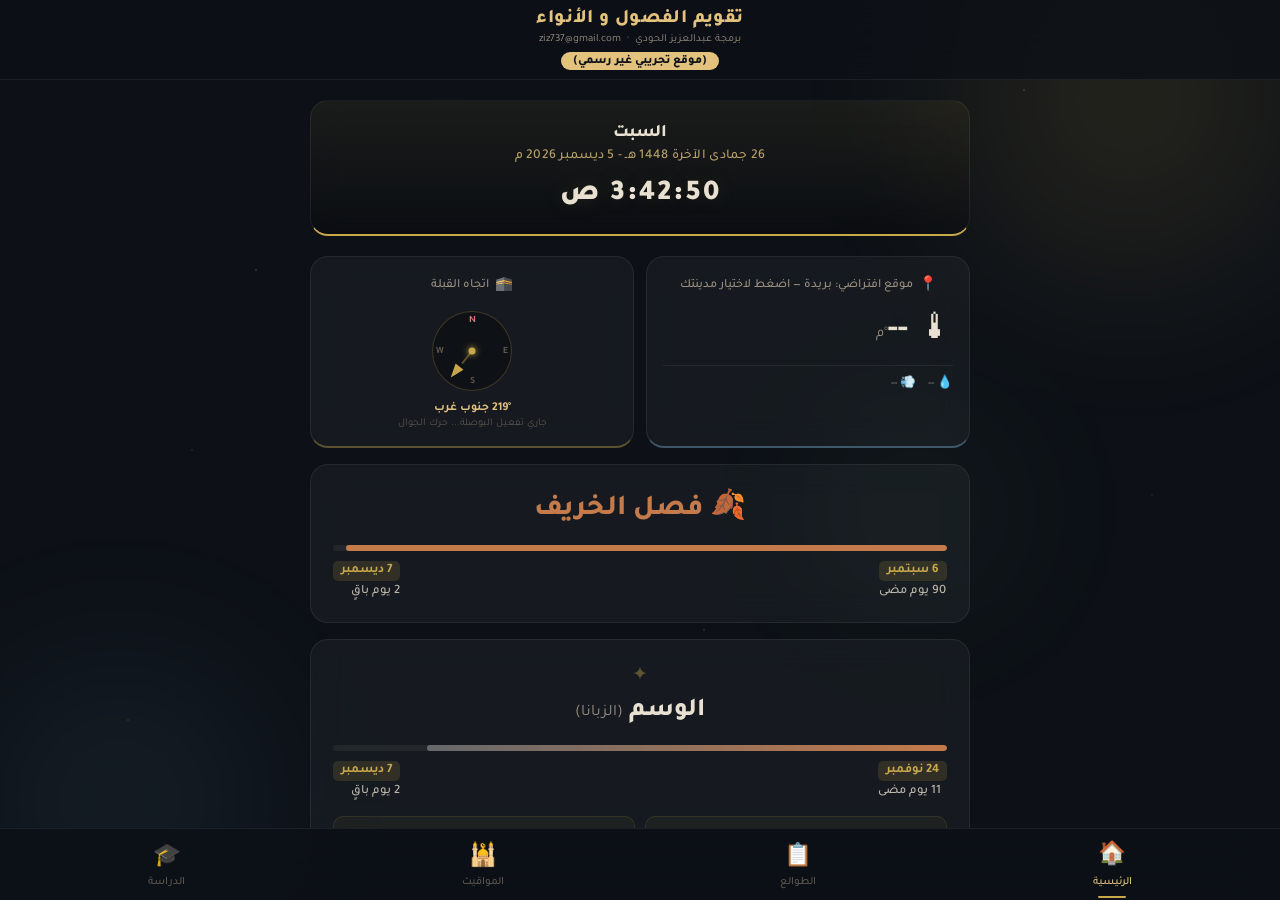
<file: index.html>
<!DOCTYPE html>
<html lang="ar" dir="rtl">
<head>
    <meta charset="UTF-8">
    <meta name="viewport" content="width=device-width, initial-scale=1.0, viewport-fit=cover">
    <title>تقويم الطوالع والأنواء</title>
    <meta name="description" content="موقع تفاعلي لعرض الطوالع الحالية، العد التنازلي للمواسم، ومعلومات شاملة عن الـ 28 طالعاً.">
    <meta name="theme-color" content="#0d1117">
    <meta name="mobile-web-app-capable" content="yes">
    <meta name="application-name" content="الأنواء">
    <meta name="apple-mobile-web-app-capable" content="yes">
    <meta name="apple-mobile-web-app-status-bar-style" content="black-translucent">
    <meta name="apple-mobile-web-app-title" content="الأنواء">
    <link rel="manifest" href="manifest.webmanifest">
    <link rel="icon" type="image/png" sizes="192x192" href="icon-192.png">
    <link rel="icon" type="image/png" sizes="512x512" href="icon-512.png">
    <link rel="apple-touch-icon" href="icon-180.png">
    <link href="https://fonts.googleapis.com/css2?family=Tajawal:wght@300;400;500;700;800;900&family=Scheherazade+New:wght@400;700&display=swap" rel="stylesheet">
    <link rel="stylesheet" href="style.css">
</head>
<body>

    <!-- Ambient background -->
    <div class="ambient-bg">
        <div class="orb orb-1"></div>
        <div class="orb orb-2"></div>
        <div class="orb orb-3"></div>
        <div class="stars"></div>
    </div>

    <!-- Header -->
    <header class="app-header">
        <div class="header-inner">
            <div class="header-title-block">
                <h1 class="app-title">تقويم الفصول و الأنواء</h1>
                <p class="app-subtitle">برمجة عبدالعزيز الحودي &nbsp;·&nbsp; ziz737@gmail.com</p>
                <p class="app-tagline">(موقع تجريبي غير رسمي)</p>
                <button class="install-btn" id="install-btn" hidden>📲 تثبيت التطبيق</button>
            </div>
        </div>
    </header>

    <!-- Pages -->
    <main class="app-main">

        <!-- PAGE 1: Dashboard -->
        <section class="page active" id="page-home">

            <!-- Live Clock Window -->
            <div class="live-clock-card glass-block">
                <div class="lcc-day" id="live-day-name">--</div>
                <div class="lcc-date" id="live-date">--</div>
                <div class="lcc-time" id="live-time">-- : -- : --</div>
            </div>

            <!-- Live top row -->
            <div class="live-row">
                <div class="live-card weather-live-card" id="weather-live-card">
                    <div class="live-card-label"><span class="lc-icon">📍</span><span id="location-name">جاري التحديد...</span></div>
                    <div class="weather-main-row">
                        <span id="weather-icon-live" class="weather-big-icon">🌡</span>
                        <div class="temp-big"><span id="current-temp-live">--</span><span class="temp-unit">°م</span></div>
                    </div>
                    <div class="weather-sub-row">
                        <span>💧 <span id="rain-live">--</span></span>
                        <span>💨 <span id="wind-live">--</span></span>
                    </div>
                </div>

                <div class="live-card qibla-live-card" id="qibla-card" onclick="enableDynamicCompass()">
                    <div class="live-card-label"><span class="lc-icon">🕋</span><span id="qibla-card-label">اتجاه القبلة</span></div>
                    <div class="qibla-compass-wrap">
                        <div class="qibla-compass" id="qibla-compass">
                            <div class="compass-face">
                                <span class="cd n">N</span>
                                <span class="cd e">E</span>
                                <span class="cd s">S</span>
                                <span class="cd w">W</span>
                                <div class="compass-needle" id="qibla-direction">
                                    <div class="needle-tip"></div>
                                    <div class="needle-tail"></div>
                                </div>
                                <div class="compass-center"></div>
                            </div>
                        </div>
                    </div>
                    <div class="qibla-angle-label">
                        <span id="qibla-angle">--</span>
                        <span id="qibla-hint" class="qibla-tap-hint">اضغط للتفعيل الحي</span>
                    </div>
                </div>
            </div>

            <!-- Season block -->
            <div class="season-block glass-block">
                <div class="season-label-row">
                    <h2 class="season-title" id="current-season-heading">جاري التحميل...</h2>
                </div>
                <div class="prog-wrap">
                    <div class="prog-track"><div class="prog-fill" id="season-progress"></div></div>
                    <div class="prog-meta">
                        <div class="pm-group">
                            <span class="pm-date" id="season-start-date">--</span>
                            <span class="pm-sub" id="season-days-passed">0 يوم مضى</span>
                        </div>
                        <div class="pm-group pm-end">
                            <span class="pm-date" id="season-end-date">--</span>
                            <span class="pm-sub" id="season-days-remaining">0 يوم باقٍ</span>
                        </div>
                    </div>
                </div>
            </div>

            <!-- Tali block -->
            <div class="tali-block glass-block">
                <div class="tali-star-deco">✦</div>
                <h3 class="tali-title" id="current-tali-name">جاري التحميل...</h3>
                <div class="prog-wrap">
                    <div class="prog-track"><div class="prog-fill tali-fill" id="tali-progress"></div></div>
                    <div class="prog-meta">
                        <div class="pm-group">
                            <span class="pm-date" id="tali-start-date">--</span>
                            <span class="pm-sub" id="days-passed">0 يوم مضى</span>
                        </div>
                        <div class="pm-group pm-end">
                            <span class="pm-date" id="tali-end-date">--</span>
                            <span class="pm-sub" id="days-remaining">0 يوم باقٍ</span>
                        </div>
                    </div>
                </div>
                <div class="tali-meta-row">
                    <div class="tali-meta-item">
                        <span class="tmi-label">🌡 الحرارة</span>
                        <span class="tmi-value" id="tali-temp">--</span>
                    </div>
                    <div class="tali-meta-item">
                        <span class="tmi-label">⭐ النجم العربي</span>
                        <span class="tmi-value" id="tali-arabic">--</span>
                    </div>
                </div>
            </div>

            <!-- Weather & Agri cards -->
            <div class="info-duo">
                <div class="info-block weather-info glass-block">
                    <div class="ib-header">⛅ أحوال الطقس والظواهر</div>
                    <p id="weather-text" class="ib-body">جاري التحميل...</p>
                </div>
                <div class="info-block agri-info glass-block">
                    <div class="ib-header">🌱 الدليل الزراعي</div>
                    <p id="agri-text" class="ib-body">جاري التحميل...</p>
                </div>
            </div>
        </section>

        <!-- PAGE 2: Full List -->
        <section class="page" id="page-list">
            <div class="page-heading">
                <h2>الطوالع الـ 28</h2>
                <p>دليل كامل بجميع الطوالع والأنواء</p>
            </div>
            <div class="season-filter-tabs">
                <button class="sf-tab" data-filter="الشتاء">❄️ شتاء</button>
                <button class="sf-tab" data-filter="الربيع">🌸 ربيع</button>
                <button class="sf-tab" data-filter="الصيف">☀️ صيف</button>
                <button class="sf-tab" data-filter="الخريف">🍂 خريف</button>
            </div>
            <div id="tawale-list" class="tawale-grid"></div>
        </section>

        <!-- PAGE 3: Prayer Times -->
        <section class="page" id="page-prayer">
            <div class="page-heading">
                <h2>مواقيت الصلاة</h2>
                <p id="prayer-city-display">بناءً على موقعك الحالي - تقويم أم القرى</p>
            </div>

            <!-- Next Prayer Card -->
            <div class="next-prayer-card glass-block">
                <div class="npc-label">الصلاة القادمة</div>
                <div class="npc-name" id="next-prayer-name">--</div>
                <div class="npc-countdown" id="next-prayer-countdown">-- : -- : --</div>
                <div class="npc-time" id="next-prayer-time">--:--</div>
                <div class="npc-elapsed" id="current-prayer-elapsed" hidden></div>
            </div>

            <!-- Prayer List -->
            <div class="prayer-list-wrapper glass-block">
                <div id="prayer-times-list" class="prayer-times-list">
                    <!-- Loaded via JS -->
                    <div class="prayer-row-loading">جاري تحميل المواقيت...</div>
                </div>
            </div>

        </section>

        <!-- PAGE 4: Academic Calendar -->
        <section class="page" id="page-academic">
            <div class="page-heading">
                <h2>التقويم الدراسي السعودي</h2>
                <p>متابعة العام الدراسي والإجازات الرسمية 1448هـ</p>
            </div>

            <!-- Main Progress -->
            <div class="academic-progress-card glass-block">
                <div class="apc-header">
                    <span class="apc-title">تقدم العام الدراسي</span>
                    <span class="apc-percentage" id="academic-progress-val">0%</span>
                </div>
                <div class="prog-track">
                    <div class="prog-fill" id="academic-progress-bar"></div>
                </div>
                <div class="apc-footer" id="academic-days-text">جاري الحساب...</div>
            </div>

            <!-- Next Event Hero -->
            <div class="academic-hero glass-block">
                <div class="ah-label" id="academic-next-title">الحدث القادم</div>
                <div class="ah-sub" id="academic-next-date">---</div>
                <div class="ah-countdown">
                    <div class="ah-cd-item">
                        <span class="ah-cd-val" id="academic-days">00</span>
                        <span class="ah-cd-label">يوم</span>
                    </div>
                    <div class="ah-cd-sep">:</div>
                    <div class="ah-cd-item">
                        <span class="ah-cd-val" id="academic-hours">00</span>
                        <span class="ah-cd-label">ساعة</span>
                    </div>
                    <div class="ah-cd-sep">:</div>
                    <div class="ah-cd-item">
                        <span class="ah-cd-val" id="academic-minutes">00</span>
                        <span class="ah-cd-label">دقيقة</span>
                    </div>
                </div>
            </div>

            <!-- Full Agenda -->
            <div class="academic-agenda" id="academic-agenda-container">
                <!-- Injected via JS -->
            </div>
        </section>

    </main>

    <!-- Bottom Nav -->
    <nav class="bottom-nav">
        <button class="bnav-btn active" data-page="page-home">
            <span class="bnav-icon">🏠</span>
            <span class="bnav-label">الرئيسية</span>
        </button>
        <button class="bnav-btn" data-page="page-list">
            <span class="bnav-icon">📋</span>
            <span class="bnav-label">الطوالع</span>
        </button>
        <button class="bnav-btn" data-page="page-prayer">
            <span class="bnav-icon">🕌</span>
            <span class="bnav-label">المواقيت</span>
        </button>
        <button class="bnav-btn" data-page="page-academic">
            <span class="bnav-icon">🎓</span>
            <span class="bnav-label">الدراسة</span>
        </button>
    </nav>

    <div class="install-sheet" id="install-sheet" hidden>
        <div class="install-card glass-block">
            <div class="install-title" id="install-title">📲 إضافة التطبيق</div>
            <div class="install-body" id="install-body"></div>
            <div class="install-actions">
                <button class="install-primary" id="install-primary">تثبيت</button>
                <button class="install-close" id="install-close">إغلاق</button>
            </div>
        </div>
    </div>

    <div class="install-sheet" id="city-picker" hidden>
        <div class="install-card glass-block">
            <div class="install-title">📍 اختر مدينتك</div>
            <button type="button" class="city-option gps" id="city-picker-gps">🛰️ استخدام موقعي الحالي (GPS)</button>
            <div id="city-list" class="city-grid"></div>
            <div class="install-actions">
                <button class="install-close" id="city-picker-close">إغلاق</button>
            </div>
        </div>
    </div>

    <script src="script.js"></script>
</body>
</html>
</file>
<file: style.css>
/* ===========================
   VARIABLES & BASE
=========================== */
:root {
    --bg: #0d1117;
    --surface: rgba(255,255,255,0.04);
    --surface-hover: rgba(255,255,255,0.07);
    --border: rgba(255,255,255,0.07);
    --border-active: rgba(184,160,100,0.35);

    /* Calm gold palette */
    --gold: #c9a84c;
    --gold-light: #e2c27d;
    --gold-dim: rgba(201,168,76,0.15);

    /* Season colors — muted, refined */
    --winter: #7ab3d4;
    --spring: #7dbd8a;
    --summer: #d4a44a;
    --autumn: #c47a4a;

    --text: #e8e0d0;
    --text-2: #9a9080;
    --text-3: #5c564e;

    --radius: 18px;
    --radius-sm: 10px;
    --nav-h: 72px;
    --header-h: 80px;
    --transition: all 0.28s cubic-bezier(0.4,0,0.2,1);
}

* { margin:0; padding:0; box-sizing:border-box; }

html, body {
    height: 100%;
    overflow: hidden;
}

body {
    font-family: 'Tajawal', sans-serif;
    background: var(--bg);
    color: var(--text);
    direction: rtl;
}

/* ===========================
   AMBIENT BACKGROUND
=========================== */
.ambient-bg {
    position: fixed;
    inset: 0;
    z-index: 0;
    pointer-events: none;
    overflow: hidden;
}

.orb {
    position: absolute;
    border-radius: 50%;
    filter: blur(80px);
    opacity: 0.18;
}
.orb-1 {
    width: 500px; height: 500px;
    background: radial-gradient(circle, #c9a84c, transparent 70%);
    top: -150px; right: -100px;
}
.orb-2 {
    width: 400px; height: 400px;
    background: radial-gradient(circle, #7ab3d4, transparent 70%);
    bottom: -100px; left: -80px;
    opacity: 0.12;
}
.orb-3 {
    width: 300px; height: 300px;
    background: radial-gradient(circle, #7dbd8a, transparent 70%);
    top: 40%; left: 60%;
    opacity: 0.08;
}

.stars {
    position: absolute;
    inset: 0;
    background-image:
        radial-gradient(1px 1px at 20% 30%, rgba(255,255,255,0.4) 0%, transparent 100%),
        radial-gradient(1px 1px at 80% 10%, rgba(255,255,255,0.35) 0%, transparent 100%),
        radial-gradient(1px 1px at 55% 70%, rgba(255,255,255,0.3) 0%, transparent 100%),
        radial-gradient(1px 1px at 10% 80%, rgba(255,255,255,0.25) 0%, transparent 100%),
        radial-gradient(1px 1px at 90% 55%, rgba(255,255,255,0.2) 0%, transparent 100%),
        radial-gradient(1.5px 1.5px at 35% 15%, rgba(255,255,255,0.5) 0%, transparent 100%),
        radial-gradient(1.5px 1.5px at 65% 40%, rgba(255,255,255,0.4) 0%, transparent 100%),
        radial-gradient(1px 1px at 45% 90%, rgba(255,255,255,0.3) 0%, transparent 100%),
        radial-gradient(1px 1px at 75% 80%, rgba(255,255,255,0.25) 0%, transparent 100%),
        radial-gradient(1px 1px at 15% 50%, rgba(255,255,255,0.2) 0%, transparent 100%);
}

/* ===========================
   HEADER
=========================== */
.app-header {
    position: fixed;
    top: 0; left: 0; right: 0;
    height: var(--header-h);
    z-index: 100;
    background: rgba(13,17,23,0.85);
    backdrop-filter: blur(20px);
    border-bottom: 1px solid var(--border);
}

.header-inner {
    max-width: 700px;
    margin: 0 auto;
    padding: 0 20px;
    height: 100%;
    display: flex;
    align-items: center;
    justify-content: center;
    text-align: center;
    gap: 16px;
}

.app-title {
    font-size: 1.2rem;
    font-weight: 800;
    color: var(--gold-light);
    letter-spacing: 0.02em;
    line-height: 1.2;
}

.app-subtitle {
    font-size: 0.68rem;
    color: var(--text-2);
    margin-top: 2px;
    font-weight: 400;
}

.app-tagline {
    display: inline-block;
    font-size: 0.75rem;
    color: #0d1117;
    margin-top: 6px;
    font-weight: 800;
    background: var(--gold-light);
    padding: 2px 12px;
    border-radius: 50px;
    opacity: 1;
}



/* ===========================
   MAIN SCROLLABLE AREA
=========================== */
.app-main {
    position: fixed;
    top: var(--header-h);
    bottom: var(--nav-h);
    left: 0; right: 0;
    z-index: 10;
    overflow: hidden;
}

.page {
    position: absolute;
    inset: 0;
    overflow-y: auto;
    overflow-x: hidden;
    padding: 20px 20px 20px;
    opacity: 0;
    transform: translateY(12px);
    pointer-events: none;
    transition: opacity 0.3s ease, transform 0.3s ease;
    max-width: 700px;
    margin: 0 auto;
    left: 0; right: 0;
}

.page.active {
    opacity: 1;
    transform: translateY(0);
    pointer-events: all;
}

/* Scrollbar styling */
.page::-webkit-scrollbar { width: 3px; }
.page::-webkit-scrollbar-track { background: transparent; }
.page::-webkit-scrollbar-thumb { background: var(--border-active); border-radius: 2px; }

/* ===========================
   GLASS BLOCK
=========================== */
.glass-block {
    background: var(--surface);
    border: 1px solid var(--border);
    border-radius: var(--radius);
    padding: 22px;
    margin-bottom: 16px;
    backdrop-filter: blur(16px);
    transition: var(--transition);
    position: relative;
    z-index: 1;
}

.glass-block:hover {
    border-color: var(--border-active);
    background: var(--surface-hover);
}

/* ===========================
   LIVE ROW (Weather + Qibla)
=========================== */
.live-row {
    display: grid;
    grid-template-columns: 1fr 1fr;
    gap: 12px;
    margin-bottom: 16px;
}

.live-card {
    background: var(--surface);
    border: 1px solid var(--border);
    border-radius: var(--radius);
    padding: 16px;
    backdrop-filter: blur(16px);
    transition: var(--transition);
}

.live-card:hover {
    border-color: var(--border-active);
    background: var(--surface-hover);
}

.weather-live-card {
    border-bottom: 2px solid rgba(122,179,212,0.4);
}

.qibla-live-card {
    border-bottom: 2px solid rgba(201,168,76,0.4);
    cursor: pointer;
}

.live-card-label {
    display: flex;
    align-items: center;
    justify-content: center;
    gap: 6px;
    font-size: 0.78rem;
    color: var(--text-2);
    margin-bottom: 10px;
    font-weight: 500;
}

.lc-icon { font-size: 0.9rem; }

.live-card-label {
    border-radius: 999px;
    padding: 2px 8px;
    transition: all 0.3s;
}
#qibla-card-label.qibla-aligned {
    background: var(--gold);
    color: #000;
    box-shadow: 0 0 14px rgba(201,168,76,0.7);
}

.weather-main-row {
    display: flex;
    align-items: center;
    gap: 10px;
    margin-bottom: 10px;
}

.weather-big-icon { font-size: 2.2rem; }

.temp-big {
    font-size: 2rem;
    font-weight: 800;
    color: var(--text);
    line-height: 1;
}

.temp-unit {
    font-size: 0.9rem;
    color: var(--text-2);
    font-weight: 400;
}

.weather-sub-row {
    display: flex;
    gap: 12px;
    font-size: 0.78rem;
    color: var(--text-2);
    border-top: 1px solid var(--border);
    padding-top: 8px;
}

/* ===========================
   MINI COMPASS (Dashboard)
=========================== */
.qibla-compass-wrap {
    display: flex;
    justify-content: center;
    padding: 4px 0;
}

.qibla-compass {
    width: 80px;
    height: 80px;
    position: relative;
    will-change: transform;
    /* No CSS transition — smoothed by JS low-pass filter */
}

.compass-face {
    width: 100%;
    height: 100%;
    border-radius: 50%;
    border: 1.5px solid rgba(201,168,76,0.25);
    background: rgba(0,0,0,0.3);
    position: relative;
}

.cd {
    position: absolute;
    font-size: 0.6rem;
    font-weight: 700;
    color: var(--text-3);
}
.cd.n { top: 3px; left: 50%; transform: translateX(-50%); color: #d47a7a; }
.cd.e { right: 3px; top: 50%; transform: translateY(-50%); }
.cd.s { bottom: 3px; left: 50%; transform: translateX(-50%); }
.cd.w { left: 3px; top: 50%; transform: translateY(-50%); }

.compass-needle {
    position: absolute;
    top: 50%;
    left: 50%;
    width: 2px;
    height: 30px;
    transform-origin: bottom center;
    transform: translate(-50%, -100%) rotate(0deg);
    transition: transform 1.2s cubic-bezier(0.175,0.885,0.32,1.275);
}

.needle-tip {
    width: 0; height: 0;
    border-left: 5px solid transparent;
    border-right: 5px solid transparent;
    border-bottom: 14px solid var(--gold);
    position: absolute;
    top: -4px;
    left: -4px;
}

.needle-tail {
    width: 2px;
    height: 16px;
    background: rgba(201,168,76,0.4);
    position: absolute;
    bottom: 0;
    left: 0;
}

.compass-center {
    position: absolute;
    top: 50%; left: 50%;
    transform: translate(-50%,-50%);
    width: 7px; height: 7px;
    background: var(--gold);
    border-radius: 50%;
    box-shadow: 0 0 6px var(--gold);
}

.qibla-angle-label {
    text-align: center;
    font-size: 0.75rem;
    font-weight: 700;
    color: var(--gold-light);
    margin-top: 6px;
    display: flex;
    flex-direction: column;
    gap: 2px;
    align-items: center;
}

.qibla-tap-hint {
    font-size: 0.65rem;
    color: var(--text-3);
    font-weight: 400;
}

/* ===========================
   SEASON BLOCK
=========================== */
.season-block { text-align: center; }

.season-label-row {
    margin-bottom: 18px;
}

.season-title {
    font-size: 1.8rem;
    font-weight: 800;
    color: var(--season-clr, var(--gold-light));
    transition: color 0.4s;
}

/* ===========================
   TALI BLOCK
=========================== */
.tali-block { text-align: center; }

.tali-star-deco {
    font-size: 1.2rem;
    color: var(--gold);
    opacity: 0.4;
    margin-bottom: 8px;
    display: block;
    animation: twinkle 3s ease-in-out infinite;
}

@keyframes twinkle {
    0%,100% { opacity:0.4; transform:scale(1); }
    50% { opacity:0.8; transform:scale(1.1); }
}

.tali-title {
    font-size: 1.6rem;
    font-weight: 800;
    color: var(--text);
    margin-bottom: 18px;
}

.tali-title .group-name {
    font-size: 1rem;
    color: var(--text-2);
    font-weight: 400;
}

.tali-meta-row {
    display: grid;
    grid-template-columns: 1fr 1fr;
    gap: 10px;
    margin-top: 16px;
}

.tali-meta-item {
    background: rgba(201,168,76,0.05);
    border: 1px solid rgba(201,168,76,0.12);
    border-radius: var(--radius-sm);
    padding: 12px;
    display: flex;
    flex-direction: column;
    gap: 4px;
}

.tmi-label { font-size: 0.75rem; color: var(--text-2); }

.tmi-value {
    font-size: 1rem;
    font-weight: 700;
    color: var(--gold-light);
}

/* ===========================
   PROGRESS BAR
=========================== */
.prog-wrap { width: 100%; }

.prog-track {
    width: 100%;
    height: 6px;
    background: rgba(255,255,255,0.06);
    border-radius: 50px;
    overflow: hidden;
    margin-bottom: 10px;
}

.prog-fill {
    height: 100%;
    width: 0%;
    border-radius: 50px;
    background: linear-gradient(90deg, var(--gold), var(--gold-light));
    transition: width 1.2s cubic-bezier(0.4,0,0.2,1);
}

.tali-fill {
    background: linear-gradient(90deg, rgba(255,255,255,0.3), var(--season-clr, var(--gold)));
}

.prog-meta {
    display: flex;
    justify-content: space-between;
    align-items: flex-start;
}

.pm-group {
    display: flex;
    flex-direction: column;
    gap: 3px;
    align-items: flex-end;
}

.pm-end { align-items: flex-start; }

.pm-date {
    font-size: 0.8rem;
    font-weight: 700;
    color: var(--gold);
    background: var(--gold-dim);
    padding: 2px 8px;
    border-radius: 5px;
}

.pm-sub {
    font-size: 0.8rem;
    color: var(--text);
    opacity: 0.8;
    font-weight: 500;
}

/* ===========================
   INFO DUO (Weather + Agri)
=========================== */
.info-duo {
    display: grid;
    grid-template-columns: 1fr;
    gap: 16px;
}

.info-block { line-height: 1.8; }

.ib-header {
    font-size: 1rem;
    font-weight: 800;
    margin-bottom: 12px;
    display: flex;
    align-items: center;
    justify-content: center;
    gap: 8px;
}

.weather-info { border-right: 3px solid var(--winter); }
.weather-info .ib-header { color: var(--winter); }

.agri-info { border-right: 3px solid var(--spring); }
.agri-info .ib-header { color: var(--spring); }

.ib-body { font-size: 0.9rem; color: var(--text); line-height: 1.9; }

/* ===========================
   PAGE HEADING
=========================== */
.page-heading {
    margin-bottom: 20px;
    padding-bottom: 16px;
    border-bottom: 1px solid var(--border);
    text-align: center;
}

.page-heading h2 {
    font-size: 1.5rem;
    font-weight: 800;
    color: var(--gold-light);
    margin-bottom: 4px;
}

.page-heading p {
    font-size: 0.82rem;
    color: var(--text-2);
}

/* ===========================
   SEASON FILTER TABS
=========================== */
.season-filter-tabs {
    display: grid;
    grid-template-columns: repeat(4, 1fr);
    gap: 8px;
    margin-bottom: 16px;
}

@media (max-width: 480px) {
    .season-filter-tabs {
        grid-template-columns: 1fr 1fr;
    }
}

.sf-tab {
    width: 100%;
    text-align: center;
    background: var(--surface);
    border: 1px solid var(--border);
    border-radius: 50px;
    padding: 6px 14px;
    font-size: 0.8rem;
    font-family: 'Tajawal', sans-serif;
    color: var(--text-2);
    cursor: pointer;
    transition: var(--transition);
    font-weight: 500;
}

.sf-tab:hover {
    background: var(--surface-hover);
    border-color: var(--border-active);
    color: var(--text);
}

.sf-tab.active {
    background: var(--gold-dim);
    border-color: var(--gold);
    color: var(--gold-light);
    font-weight: 700;
}

/* ===========================
   TAWALE GRID
=========================== */
.tawale-grid {
    display: grid;
    grid-template-columns: 1fr 1fr;
    gap: 10px;
    padding-bottom: 10px;
}

.tawale-item {
    background: color-mix(in srgb, var(--season-color, var(--gold)), transparent 90%);
    border: 1px solid color-mix(in srgb, var(--season-color, var(--gold)), transparent 75%);
    border-radius: var(--radius-sm);
    padding: 14px;
    border-right: 4px solid var(--season-color, var(--gold));
    cursor: default;
    transition: var(--transition);
    position: relative;
}

.tawale-item:hover {
    transform: translateY(-2px);
    box-shadow: 0 8px 20px rgba(0,0,0,0.3);
}

.tawale-item.active {
    background: rgba(201,168,76,0.1);
    border-color: var(--gold);
    box-shadow: 0 0 15px rgba(201,168,76,0.12);
}

.tawale-item.hidden { display: none; }

.ti-season-badge {
    font-size: 0.6rem;
    font-weight: 700;
    color: var(--season-color, var(--gold));
    text-transform: uppercase;
    margin-bottom: 4px;
    opacity: 0.8;
}

.ti-name {
    font-size: 1rem;
    font-weight: 800;
    color: var(--season-color, var(--text));
    margin-bottom: 2px;
}

.ti-star {
    font-size: 0.8rem;
    color: var(--text-2);
    margin-bottom: 8px;
}

.ti-footer {
    display: flex;
    justify-content: space-between;
    align-items: center;
    border-top: 1px solid rgba(255,255,255,0.05);
    padding-top: 7px;
    margin-top: 4px;
}

.ti-date {
    font-size: 0.8rem;
    font-weight: 700;
    color: var(--gold);
}

.ti-status { font-size: 0.75rem; font-weight: 700; }
.status-past { color: var(--text-3); }
.status-future { color: var(--text-2); }
.status-current {
    background: var(--gold);
    color: #000;
    padding: 2px 6px;
    border-radius: 4px;
    font-size: 0.7rem;
    animation: pulse 2s infinite;
}

@keyframes pulse {
    0%,100% { box-shadow: 0 0 0 0 rgba(201,168,76,0.4); }
    50% { box-shadow: 0 0 0 6px rgba(201,168,76,0); }
}

/* ===========================
   LIVE CLOCK CARD
 =========================== */
.live-clock-card {
    text-align: center;
    border-bottom: 2px solid var(--gold);
    background: linear-gradient(180deg, rgba(201,168,76,0.08), rgba(0,0,0,0.2));
    margin-bottom: 20px;
}

.lcc-day {
    font-size: 1.1rem;
    font-weight: 800;
    color: var(--text);
    margin-bottom: 4px;
}

.lcc-date {
    font-size: 0.85rem;
    color: var(--gold-light);
    font-weight: 500;
    margin-bottom: 12px;
    letter-spacing: 0.02em;
    opacity: 0.8;
}

.lcc-time {
    font-size: 1.8rem;
    font-weight: 900;
    color: var(--text);
    font-family: 'Tajawal', sans-serif;
    letter-spacing: 2px;
    text-shadow: 0 0 20px rgba(201,168,76,0.15);
}

@media (max-width: 480px) {
    .lcc-time { font-size: 1.6rem; }
}

/* ===========================
   PRAYER TIMES PAGE
=========================== */
.next-prayer-card {
    text-align: center;
    border-bottom: 2.5px solid var(--gold);
    background: linear-gradient(180deg, rgba(201,168,76,0.1), rgba(0,0,0,0.3));
    padding: 22px 16px;
    margin-bottom: 12px;
    max-width: 420px;
    margin-left: auto;
    margin-right: auto;
}

.npc-label {
    font-size: 0.72rem;
    color: var(--gold-light);
    opacity: 0.8;
    text-transform: uppercase;
    letter-spacing: 0.2em;
    margin-bottom: 6px;
}

.npc-name {
    font-size: 1.8rem;
    font-weight: 800;
    color: var(--text);
    margin-bottom: 8px;
}

.npc-countdown {
    font-size: 2rem;
    font-weight: 800;
    font-family: 'Tajawal', sans-serif;
    color: var(--gold-light);
    margin-bottom: 12px;
    letter-spacing: 1.5px;
    text-shadow: 0 2px 10px rgba(0,0,0,0.3);
}

.npc-time {
    font-size: 0.95rem;
    color: var(--text-2);
    background: rgba(255,255,255,0.05);
    display: inline-block;
    padding: 4px 18px;
    border-radius: 50px;
    border: 1px solid var(--border);
}


.npc-elapsed {
    margin-top: 10px;
    font-size: 0.8rem;
    color: var(--text-2);
    background: rgba(255,255,255,0.04);
    display: inline-block;
    padding: 4px 14px;
    border-radius: 50px;
    border: 1px dashed rgba(201,168,76,0.3);
}
.npc-elapsed[hidden] { display: none; }
.npc-elapsed b { color: var(--gold-light); }

.prayer-times-list {
    display: flex;
    flex-direction: column;
    gap: 8px;
}

.prayer-row {
    display: flex;
    align-items: center;
    justify-content: space-between;
    padding: 14px 18px;
    background: rgba(255,255,255,0.02);
    border: 1px solid var(--border);
    border-radius: var(--radius-sm);
    transition: var(--transition);
}

.prayer-row.active {
    background: var(--gold-dim);
    border-color: var(--gold);
    transform: scale(1.02);
}

.pr-left {
    display: flex;
    align-items: center;
    gap: 12px;
}

.prayer-icon {
    font-size: 1.2rem;
    opacity: 0.7;
}

.prayer-name {
    font-size: 1rem;
    font-weight: 700;
}

.prayer-time {
    font-size: 1rem;
    font-weight: 600;
    color: var(--gold-light);
}

.prayer-row-loading {
    text-align: center;
    padding: 20px;
    color: var(--text-3);
}


/* Weather Detail Card */
/* Weather Detail Card styles (previously defined) */
.weather-detail-card {
    margin-top: 10px;
}


.wd-main {
    display: flex;
    align-items: center;
    gap: 20px;
    margin: 12px 0;
}

.wd-icon { font-size: 3rem; }

.wd-temp {
    font-size: 3rem;
    font-weight: 800;
    line-height: 1;
}

.wd-unit { font-size: 1rem; color: var(--text-2); font-weight: 400; }

.wd-details {
    display: flex;
    gap: 20px;
    border-top: 1px solid var(--border);
    padding-top: 12px;
    font-size: 0.85rem;
    color: var(--text-2);
}

.wd-item { display: flex; gap: 8px; align-items: center; }

/* ===========================
   BOTTOM NAV
=========================== */
.bottom-nav {
    position: fixed;
    bottom: 0; left: 0; right: 0;
    height: var(--nav-h);
    z-index: 100;
    background: rgba(13,17,23,0.92);
    backdrop-filter: blur(24px);
    border-top: 1px solid var(--border);
    display: flex;
    align-items: center;
    justify-content: space-around;
    padding: 0 10px;
    padding-bottom: env(safe-area-inset-bottom, 0);
}

.bnav-btn {
    display: flex;
    flex-direction: column;
    align-items: center;
    gap: 4px;
    background: none;
    border: none;
    cursor: pointer;
    padding: 8px 24px;
    border-radius: var(--radius-sm);
    transition: var(--transition);
    font-family: 'Tajawal', sans-serif;
    position: relative;
}

.bnav-icon {
    font-size: 1.4rem;
    transition: transform 0.2s;
}

.bnav-label {
    font-size: 0.7rem;
    font-weight: 500;
    color: var(--text-3);
    transition: color 0.2s;
}

.bnav-btn.active .bnav-label {
    color: var(--gold-light);
}

.bnav-btn.active .bnav-icon {
    transform: translateY(-2px);
}

.bnav-btn.active::after {
    content: '';
    position: absolute;
    bottom: -1px;
    left: 50%;
    transform: translateX(-50%);
    width: 28px;
    height: 2px;
    background: var(--gold);
    border-radius: 2px;
}

.bnav-btn:hover .bnav-icon { transform: translateY(-2px); }

/* ===========================
   RESPONSIVE
=========================== */
@media (max-width: 480px) {
    .tawale-grid { grid-template-columns: 1fr; }
    .live-row { grid-template-columns: 1fr 1fr; }
    .app-title { font-size: 1rem; }
    .season-title { font-size: 1.5rem; }
    .tali-title { font-size: 1.3rem; }
    .big-compass { width: 180px; height: 180px; }
}

@media (max-width: 360px) {
    .tawale-grid { grid-template-columns: 1fr; }
}

/* ===========================
   ACADEMIC CALENDAR PAGE
 =========================== */
.academic-progress-card {
    margin-bottom: 20px;
}

.apc-header {
    display: flex;
    justify-content: space-between;
    align-items: center;
    margin-bottom: 12px;
}

.apc-title {
    font-size: 0.95rem;
    font-weight: 700;
    color: var(--text);
}

.apc-percentage {
    font-size: 1.1rem;
    font-weight: 800;
    color: var(--gold-light);
}

.apc-footer {
    margin-top: 10px;
    font-size: 0.8rem;
    color: var(--text-2);
    text-align: center;
}

/* Academic Hero Countdown */
.academic-hero {
    text-align: center;
    position: relative;
    overflow: hidden;
    border-bottom: 2px solid var(--gold);
    background: linear-gradient(180deg, rgba(201,168,76,0.05), rgba(0,0,0,0.2));
}

.ah-label {
    font-size: 0.9rem;
    color: var(--gold-light);
    font-weight: 700;
    margin-bottom: 4px;
    opacity: 0.9;
}

.ah-sub {
    font-size: 0.75rem;
    color: var(--text-2);
    margin-bottom: 15px;
}

.ah-countdown {
    display: flex;
    justify-content: center;
    align-items: center;
    gap: 15px;
}

.ah-cd-item {
    display: flex;
    flex-direction: column;
    align-items: center;
}

.ah-cd-val {
    font-size: 2.2rem;
    font-weight: 900;
    color: var(--text);
    font-family: 'Tajawal', sans-serif;
    line-height: 1;
}

.ah-cd-label {
    font-size: 0.7rem;
    color: var(--text-2);
    margin-top: 2px;
}

.ah-cd-sep {
    font-size: 1.5rem;
    color: var(--gold);
    opacity: 0.4;
    padding-bottom: 12px;
}

/* Agenda Timeline */
.academic-agenda {
    display: grid;
    grid-template-columns: 1fr;
    gap: 12px;
    margin-top: 20px;
}

.academic-event-card {
    background: var(--surface);
    border: 1px solid var(--border);
    border-radius: var(--radius-sm);
    padding: 16px;
    border-right: 4px solid var(--gold);
    transition: var(--transition);
}

.academic-event-card:hover { border-color: var(--border-active); background: var(--surface-hover); }

.academic-event-card.past { opacity: 0.5; filter: grayscale(0.5); border-right-color: var(--text-3); }
.academic-event-card.holiday { border-right-color: var(--gold-light); }

.aec-top {
    display: flex;
    justify-content: space-between;
    align-items: flex-start;
    margin-bottom: 8px;
}

.aec-date-info {
    display: flex;
    flex-direction: column;
    gap: 2px;
}

.aec-day-name { font-size: 0.7rem; color: var(--gold-light); font-weight: 700; }
.aec-date-row { font-size: 0.75rem; color: var(--text-2); font-weight: 500; }
.aec-name { font-size: 1.05rem; font-weight: 800; color: var(--text); margin-top: 4px; }

.aec-status {
    font-size: 0.65rem;
    padding: 2px 8px;
    border-radius: 4px;
    font-weight: 700;
}
.aec-status.status-past { background: rgba(255,255,255,0.05); color: var(--text-3); }
.aec-status.status-current { background: var(--gold); color: #000; }
.aec-status.status-upcoming { background: rgba(201,168,76,0.15); color: var(--gold-light); }

.aec-countdown {
    margin-top: 10px;
    font-size: 0.8rem;
    color: var(--gold-light);
    font-weight: 700;
    background: rgba(201,168,76,0.05);
    padding: 6px;
    border-radius: 6px;
    text-align: center;
    border: 1px dashed rgba(201,168,76,0.2);
}

.aec-countdown.past { color: var(--text-3); background: transparent; border-style: solid; opacity: 0.7; }
.aec-countdown.today { color: var(--text); background: var(--gold-dim); border-color: var(--gold); animation: pulse 2s infinite; }

/* ===========================
   INSTALL (PWA)
=========================== */
.install-btn {
    margin-top: 8px;
    background: var(--gold-dim);
    border: 1px solid var(--gold);
    color: var(--gold-light);
    font-family: 'Tajawal', sans-serif;
    font-size: 0.75rem;
    font-weight: 700;
    padding: 5px 16px;
    border-radius: 50px;
    cursor: pointer;
    transition: var(--transition);
}
.install-btn:hover { background: rgba(201,168,76,0.25); }
.install-btn[hidden] { display: none; }
.install-sheet {
    position: fixed;
    inset: 0;
    z-index: 200;
    background: rgba(0,0,0,0.6);
    backdrop-filter: blur(4px);
    display: flex;
    align-items: flex-end;
    justify-content: center;
    padding: 16px;
}
.install-sheet[hidden] { display: none; }
.install-card {
    max-width: 440px;
    width: 100%;
    margin: 0;
    text-align: right;
    line-height: 2;
}
.install-title { font-weight: 800; color: var(--gold-light); margin-bottom: 8px; text-align: center; }
.install-body { font-size: 0.85rem; color: var(--text); }
.install-body ol { padding-right: 18px; }
.install-actions { display: flex; gap: 10px; margin-top: 14px; }
.install-primary {
    flex: 1;
    background: var(--gold);
    border: none;
    color: #000;
    font-weight: 800;
    font-family: 'Tajawal', sans-serif;
    border-radius: 10px;
    padding: 10px;
    cursor: pointer;
}
.install-close {
    flex: 1;
    background: transparent;
    border: 1px solid var(--border);
    color: var(--text-2);
    font-family: 'Tajawal', sans-serif;
    border-radius: 10px;
    padding: 10px;
    cursor: pointer;
}

/* City Picker */
.city-grid {
    display: grid;
    grid-template-columns: 1fr 1fr;
    gap: 8px;
    max-height: 50vh;
    overflow-y: auto;
    margin-top: 10px;
}
@media (max-width: 480px) { .city-grid { grid-template-columns: 1fr; } }
.city-option {
    background: var(--surface);
    border: 1px solid var(--border);
    color: var(--text);
    font-family: 'Tajawal', sans-serif;
    font-size: 0.85rem;
    font-weight: 600;
    padding: 10px;
    border-radius: 10px;
    cursor: pointer;
    transition: var(--transition);
    text-align: center;
}
.city-option:hover { background: var(--surface-hover); border-color: var(--gold); color: var(--gold-light); }
.city-option.gps {
    width: 100%;
    background: var(--gold-dim);
    border-color: var(--gold);
    color: var(--gold-light);
    grid-column: 1 / -1;
}
</file>
